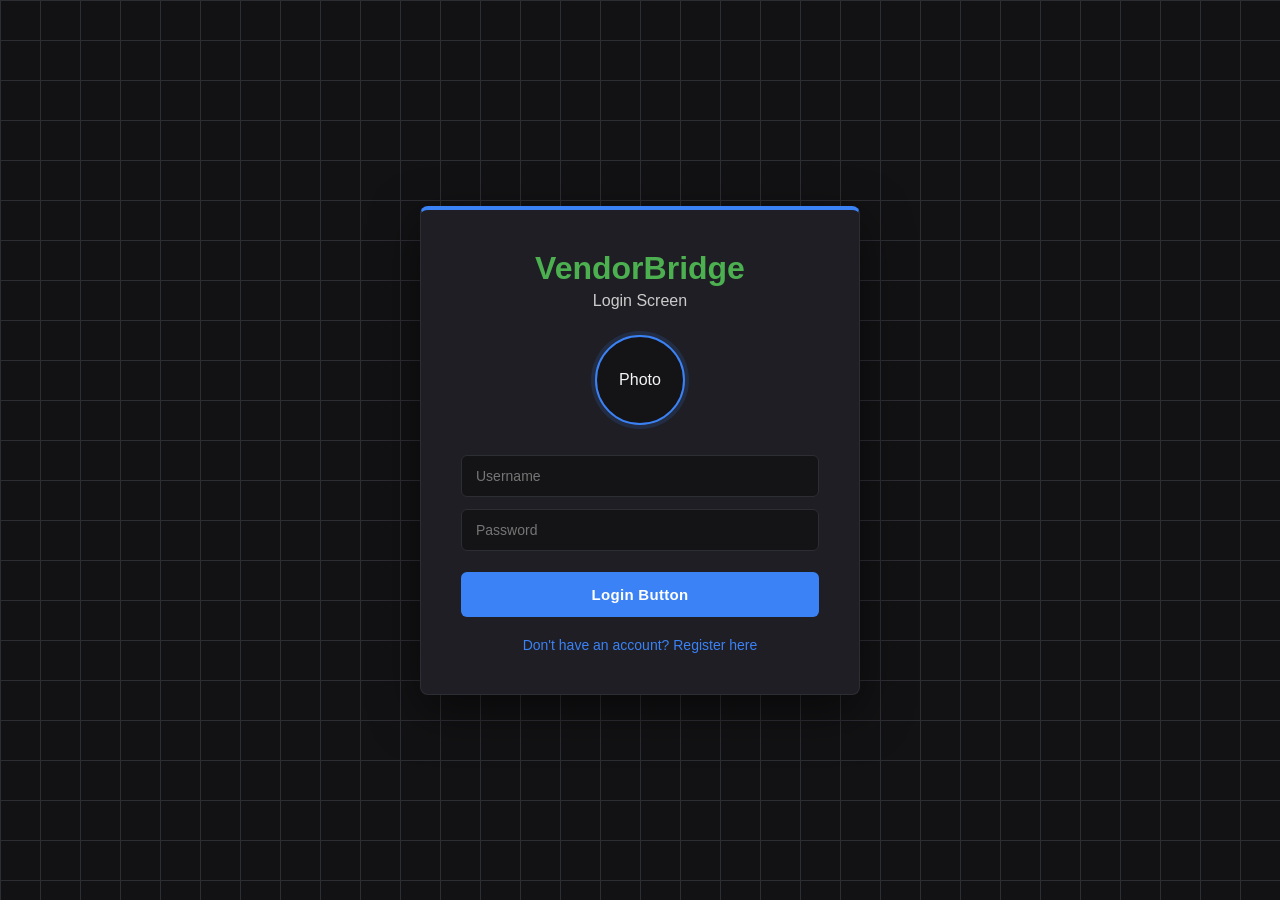
<file: login.html>
<!DOCTYPE html>
<html lang="en">
<head>
    <meta charset="UTF-8">
    <title>VendorBridge - Login & Registration</title>
    <link rel="stylesheet" href="styles.css">
</head>
<body>
    <div class="auth-container">
        
        <div class="auth-box" id="login-section">
            <h1 style="color: #4caf50; margin-bottom: 5px;">VendorBridge</h1>
            <p style="margin-bottom: 25px; color: #ccc;">Login Screen</p>
            
            <div class="photo-circle">Photo</div>

            <form id="loginForm">
                <input type="text" id="login-username" placeholder="Username" required>
                <input type="password" id="login-password" placeholder="Password" required>
                <button type="button" class="btn" onclick="handleLogin()">Login Button</button>
            </form>
            
            <p class="toggle-link" onclick="toggleAuth('register')">Don't have an account? Register here</p>
        </div>

        <div class="auth-box" id="register-section" style="display: none; max-width: 600px;">
            <h1 style="color: #4caf50; margin-bottom: 5px;">VendorBridge</h1>
            <p style="margin-bottom: 25px; color: #ccc;">Registration Screen</p>
            
            <div class="photo-circle">Photo</div>

            <form id="registerForm">
                <div class="form-grid">
                    <input type="text" id="reg-firstname" placeholder="First Name" required>
                    <input type="text" id="reg-lastname" placeholder="Last Name" required>
                    
                    <input type="email" id="reg-email" placeholder="Email Address" required>
                    <input type="tel" id="reg-phone" placeholder="Phone Number" required>
                    
                    <select id="reg-role" required>
                        <option value="" disabled selected>Role (Admin, officer)</option>
                        <option value="Admin">Admin</option>
                        <option value="Procurement Officer">Procurement Officer</option>
                        <option value="Vendor">Vendor</option>
                    </select>
                    <input type="text" id="reg-country" placeholder="Country" required>
                </div>
                
                <textarea id="reg-additional" rows="4" placeholder="Additional Information ...." style="width: 100%; padding: 12px; margin: 10px 0; border-radius: 5px; border: 1px solid #333; background: #121212; color: white; resize: vertical;"></textarea>
                
                <button type="button" class="btn" onclick="handleRegister()">Register</button>
            </form>
            
            <p class="toggle-link" onclick="toggleAuth('login')">Already have an account? Back to Login</p>
        </div>

    </div>
    <script src="app.js"></script>
</body>
</html>
</file>
<file: styles.css>
:root {
    --bg-dark:        #121214;
    --bg-card:        #1e1e24;
    --sidebar-bg:     #18181c;
    --accent-blue:    #3b82f6;
    --accent-green:   #10b981;
    --accent-orange:  #f59e0b;
    --accent-red:     #ef4444;
    --text-main:      #f3f4f6;
    --text-muted:     #9ca3af;
    --border-color:   #2d2d34;

    --step-inactive:  #374151;
    --step-active:    #3b82f6;
    --step-done:      #10b981;
}
*, *::before, *::after {
    box-sizing: border-box;
    margin: 0;
    padding: 0;
    font-family: 'Segoe UI', Tahoma, Geneva, Verdana, sans-serif;
}

body {
    background-color: var(--bg-dark);
    color: var(--text-main);
    display: flex;
    min-height: 100vh;
}
.sidebar {
    width: 260px;
    background-color: var(--sidebar-bg);
    border-right: 1px solid var(--border-color);
    padding: 20px;
    display: flex;
    flex-direction: column;
    flex-shrink: 0;
}

.sidebar-header {
    font-size: 22px;
    font-weight: bold;
    color: var(--accent-blue);
    margin-bottom: 30px;
    text-transform: uppercase;
    letter-spacing: 1px;
}

.nav-links {
    list-style: none;
    display: flex;
    flex-direction: column;
    gap: 8px;
}

.nav-links li a {
    color: var(--text-muted);
    text-decoration: none;
    padding: 12px 16px;
    display: block;
    border-radius: 6px;
    font-weight: 500;
    transition: background-color 0.2s, color 0.2s, border-left 0.2s;
}

.nav-links li.active a,
.nav-links li a:hover {
    background-color: var(--bg-card);
    color: var(--text-main);
    border-left: 4px solid var(--accent-blue);
}
.main-content {
    flex: 1;
    padding: 40px;
    overflow-y: auto;
}

.header {
    margin-bottom: 30px;
}

.header h1 {
    font-size: 28px;
    margin-bottom: 8px;
}

.header p {
    color: var(--text-muted);
}
.dashboard-cards {
    display: grid;
    grid-template-columns: repeat(auto-fit, minmax(220px, 1fr));
    gap: 20px;
    margin-bottom: 30px;
}

.card {
    background-color: var(--bg-card);
    border: 1px solid var(--border-color);
    border-radius: 8px;
    padding: 24px;
    text-align: center;
    cursor: pointer;
    transition: transform 0.2s, border-color 0.2s;
}

.card:hover {
    transform: translateY(-2px);
    border-color: var(--accent-blue);
}

.card h3 {
    font-size: 32px;
    margin-bottom: 6px;
    color: var(--accent-blue);
}

.card p {
    color: var(--text-muted);
    font-size: 14px;
}
.action-box {
    display: flex;
    gap: 15px;
    margin: 20px 0;
    flex-wrap: wrap;
}

.btn {
    background-color: var(--accent-blue);
    color: #fff;
    border: none;
    padding: 12px 24px;
    border-radius: 6px;
    font-weight: 600;
    cursor: pointer;
    transition: opacity 0.2s, transform 0.15s;
    display: inline-flex;
    align-items: center;
    gap: 8px;
    font-size: 14px;
}

.btn:hover         { opacity: 0.88; }
.btn:active        { transform: scale(0.98); }
.btn-secondary     { background-color: #374151; }
.btn-success       { background-color: var(--accent-green); }
.btn-danger        { background-color: var(--accent-red); }
.form-group {
    margin-bottom: 15px;
    display: flex;
    flex-direction: column;
    gap: 6px;
}

.form-group label {
    font-size: 14px;
    color: var(--text-muted);
}

.form-control {
    background-color: #141416;
    border: 1px solid var(--border-color);
    color: var(--text-main);
    padding: 10px 14px;
    border-radius: 6px;
    font-size: 14px;
    outline: none;
    transition: border-color 0.2s;
    width: 100%;
}

.form-control:focus {
    border-color: var(--accent-blue);
}
.parallel-container {
    display: grid;
    grid-template-columns: 1fr 1fr;
    gap: 30px;
    align-items: start;
}

.span-2 { grid-column: span 2; }

.data-table {
    width: 100%;
    border-collapse: collapse;
    margin-top: 15px;
    margin-bottom: 25px;
}

.data-table th,
.data-table td {
    text-align: left;
    padding: 14px;
    border-bottom: 1px solid var(--border-color);
}

.data-table th {
    background-color: #141416;
    color: var(--text-muted);
    font-size: 13px;
    text-transform: uppercase;
    letter-spacing: 0.5px;
}

.data-table tbody tr:hover {
    background-color: #141416;
}

.chart-container {
    background-color: var(--bg-card);
    border: 1px solid var(--border-color);
    border-radius: 8px;
    padding: 20px;
    margin-bottom: 30px;
}

.pipeline-tracker {
    display: flex;
    justify-content: space-between;
    margin-bottom: 30px;
    background-color: var(--bg-card);
    padding: 20px;
    border-radius: 8px;
    border: 1px solid var(--border-color);
}

.pipeline-step {
    text-align: center;
    flex: 1;
    position: relative;
}

.pipeline-step::after {
    content: '';
    position: absolute;
    top: 15px;
    right: -50%;
    width: 100%;
    height: 2px;
    background-color: var(--border-color);
    z-index: 1;
}

.pipeline-step:last-child::after { display: none; }

.step-dot {
    width: 30px;
    height: 30px;
    border-radius: 50%;
    background-color: var(--step-inactive);
    display: flex;
    align-items: center;
    justify-content: center;
    margin: 0 auto 8px;
    font-weight: bold;
    z-index: 2;
    position: relative;
    font-size: 13px;
    transition: background-color 0.3s;
}

.pipeline-step.active .step-dot    { background-color: var(--step-active);   color: #fff; }
.pipeline-step.completed .step-dot { background-color: var(--step-done);     color: #fff; }
.pipeline-step.active p            { color: var(--text-main); font-weight: bold; }
.pipeline-step p                   { font-size: 13px; color: var(--text-muted); margin-top: 4px; }


.auth-container {
    width: 100vw;
    min-height: 100vh;
    display: flex;
    justify-content: center;
    align-items: center;
    background-color: var(--bg-dark);
    /* Subtle grid pattern for depth */
    background-image:
        linear-gradient(var(--border-color) 1px, transparent 1px),
        linear-gradient(90deg, var(--border-color) 1px, transparent 1px);
    background-size: 40px 40px;
    padding: 30px 20px;
    position: fixed;
    top: 0;
    left: 0;
    z-index: 9999;
    overflow-y: auto;
}

.auth-box {
    background-color: var(--bg-card);
    border: 1px solid var(--border-color);
    border-top: 4px solid var(--accent-blue);
    border-radius: 8px;
    padding: 40px;
    width: 100%;
    max-width: 440px;
    text-align: center;
    box-shadow: 0 16px 48px rgba(0, 0, 0, 0.5);
    position: relative;
    /* Smooth appear */
    animation: authFadeIn 0.25s ease;
}

@keyframes authFadeIn {
    from { opacity: 0; transform: translateY(10px); }
    to   { opacity: 1; transform: translateY(0); }
}

#register-section.auth-box { max-width: 620px; }
#forgot-section.auth-box   { max-width: 460px; }

.photo-circle {
    width: 90px;
    height: 90px;
    border-radius: 50%;
    border: 2px solid var(--accent-blue);
    display: flex;
    align-items: center;
    justify-content: center;
    margin: 0 auto 24px auto;
    background-color: #141416;
    overflow: hidden;
    box-shadow: 0 0 0 4px rgba(59, 130, 246, 0.15);
}

.photo-circle img {
    width: 100%;
    height: 100%;
    object-fit: cover;
}

.auth-box input,
.auth-box select,
.auth-box textarea {
    width: 100%;
    background-color: #141416;
    border: 1px solid var(--border-color);
    color: var(--text-main);
    padding: 12px 14px;
    border-radius: 6px;
    font-size: 14px;
    outline: none;
    margin: 6px 0;
    transition: border-color 0.2s, box-shadow 0.2s;
}

.auth-box input:focus,
.auth-box select:focus,
.auth-box textarea:focus {
    border-color: var(--accent-blue);
    box-shadow: 0 0 0 3px rgba(59, 130, 246, 0.15);
}

.auth-box select {
    cursor: pointer;
    appearance: none;
    background-image: url("data:image/svg+xml;charset=UTF-8,%3csvg xmlns='http://www.w3.org/2000/svg' viewBox='0 0 24 24' fill='none' stroke='%239ca3af' stroke-width='2' stroke-linecap='round' stroke-linejoin='round'%3e%3cpolyline points='6 9 12 15 18 9'%3e%3c/polyline%3e%3c/svg%3e");
    background-repeat: no-repeat;
    background-position: right 14px center;
    background-size: 16px;
    padding-right: 40px;
}

.auth-box .btn {
    background-color: var(--accent-blue);
    width: 100%;
    justify-content: center;
    margin-top: 15px;
    padding: 14px;
    font-size: 15px;
    letter-spacing: 0.3px;
}

.auth-box .btn:hover { opacity: 0.88; transform: none; }

.form-grid {
    display: grid;
    grid-template-columns: 1fr 1fr;
    gap: 10px;
    text-align: left;
    margin-bottom: 5px;
}

.form-grid input[type="password"] {
    grid-column: span 1;
}

.toggle-link {
    color: var(--accent-blue);
    margin-top: 20px;
    cursor: pointer;
    font-size: 14px;
    display: inline-block;
    transition: color 0.2s;
    user-select: none;
}

.toggle-link:hover { text-decoration: underline; }

.forgot-steps {
    display: flex;
    justify-content: center;
    align-items: center;
    gap: 8px;
    margin-bottom: 28px;
}

.forgot-step-dot {
    width: 10px;
    height: 10px;
    border-radius: 50%;
    background-color: var(--step-inactive);
    transition: background-color 0.3s, transform 0.3s;
}

.forgot-step-dot.active {
    background-color: var(--step-active);
    transform: scale(1.4);
}

.forgot-step-dot.done {
    background-color: var(--step-done);
}

.forgot-step-line {
    flex: 1;
    max-width: 40px;
    height: 2px;
    background-color: var(--border-color);
    border-radius: 2px;
}

#forgot-otp {
    letter-spacing: 12px;
    font-size: 28px;
    text-align: center;
    font-weight: 700;
    color: var(--text-main);
    background-color: #0d1117;
    border: 2px solid var(--border-color);
    border-radius: 8px;
    padding: 18px 14px;
    width: 100%;
    margin-bottom: 15px;
    transition: border-color 0.2s, box-shadow 0.2s;
    appearance: textfield;
    -moz-appearance: textfield;
}

#forgot-otp:focus {
    border-color: var(--accent-blue);
    box-shadow: 0 0 0 4px rgba(59, 130, 246, 0.18);
    outline: none;
}

#forgot-otp::placeholder {
    letter-spacing: 2px;
    font-size: 14px;
    color: var(--text-muted);
    font-weight: 400;
}


.email-sent-notice {
    background: #0d1f38;
    border: 1px solid rgba(59, 130, 246, 0.3);
    border-radius: 8px;
    padding: 14px 16px;
    margin-bottom: 20px;
    display: flex;
    align-items: flex-start;
    gap: 12px;
    text-align: left;
}

.email-sent-notice .mail-icon {
    font-size: 22px;
    flex-shrink: 0;
    margin-top: 2px;
}

.email-sent-notice p {
    font-size: 13px;
    color: var(--text-muted);
    line-height: 1.5;
}

.email-sent-notice strong {
    color: var(--text-main);
}

#otp-timer {
    font-weight: 700;
    font-variant-numeric: tabular-nums;
    letter-spacing: 1px;
    transition: color 0.3s;
}

.verified-banner {
    background: #0d2010;
    border-left: 3px solid var(--accent-green);
    padding: 12px 16px;
    border-radius: 6px;
    margin-bottom: 20px;
    font-size: 13px;
    color: #6ee7b7;
    text-align: left;
    display: flex;
    align-items: center;
    gap: 10px;
}

.resend-link {
    color: var(--text-muted);
    font-size: 13px;
    margin-top: 15px;
    cursor: pointer;
    text-align: center;
    display: block;
    transition: color 0.2s;
}

.resend-link span {
    color: var(--accent-blue);
    font-weight: 500;
}

.resend-link:hover span { text-decoration: underline; }

@media (max-width: 900px) {
    .parallel-container {
        grid-template-columns: 1fr;
    }

    .sidebar {
        width: 220px;
    }
}

@media (max-width: 640px) {
    body { flex-direction: column; }

    .sidebar {
        width: 100%;
        border-right: none;
        border-bottom: 1px solid var(--border-color);
        padding: 15px;
    }

    .nav-links { flex-direction: row; flex-wrap: wrap; gap: 4px; }
    .nav-links li a { padding: 8px 12px; font-size: 13px; }

    .main-content { padding: 20px; }

    .dashboard-cards {
        grid-template-columns: repeat(2, 1fr);
    }

    .form-grid {
        grid-template-columns: 1fr;
        gap: 0;
    }

    .auth-box {
        padding: 28px 20px;
    }

    .parallel-container {
        grid-template-columns: 1fr;
        gap: 20px;
    }
}

@media (max-width: 400px) {
    .dashboard-cards {
        grid-template-columns: 1fr;
    }

    .action-box {
        flex-direction: column;
    }

    .btn { width: 100%; justify-content: center; }
}
</file>
